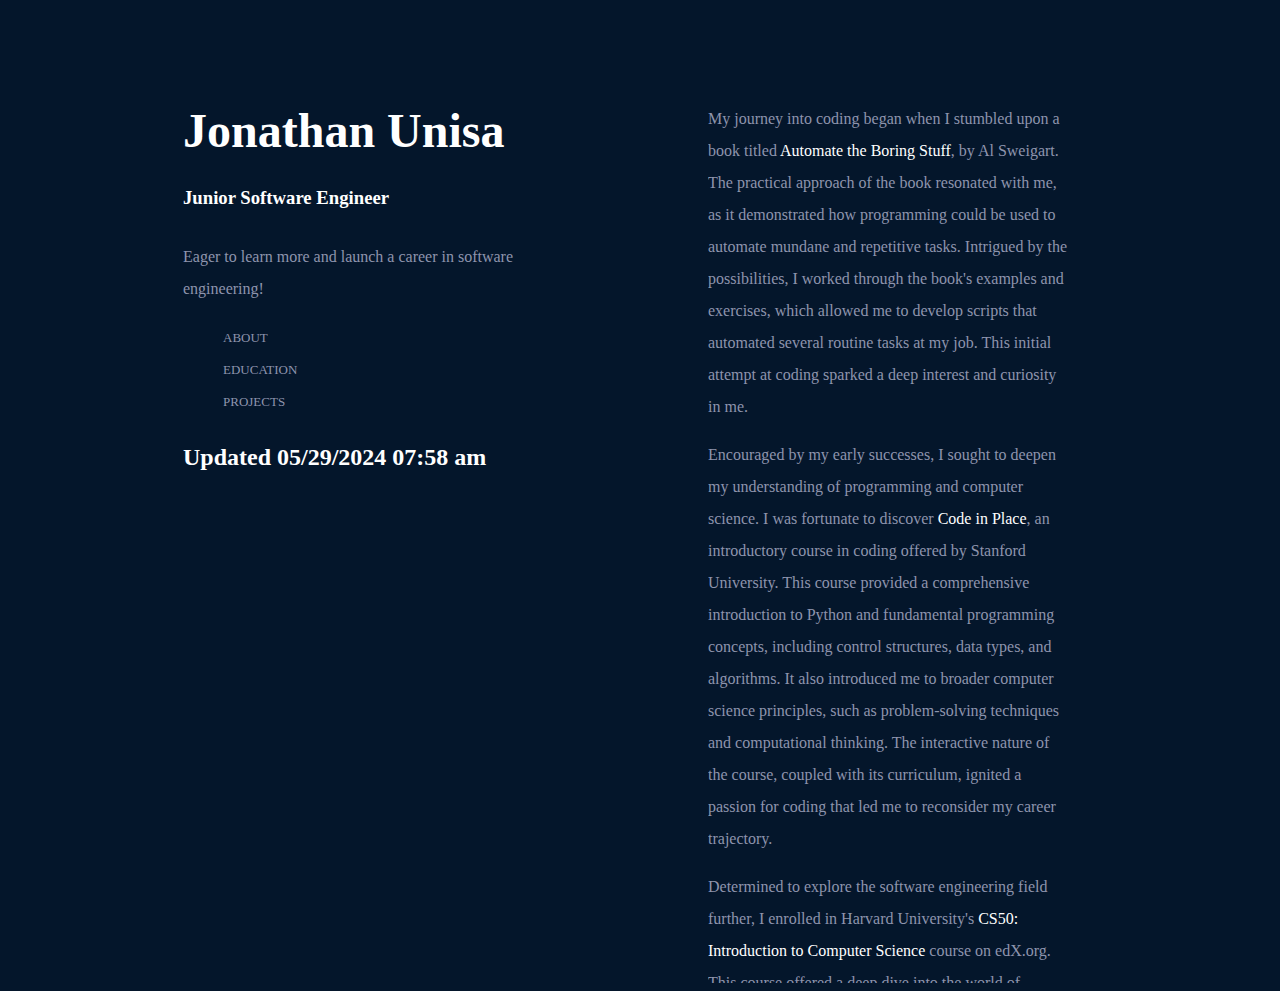
<file: index.html>
<!DOCTYPE html>
<html lang="en">
<head>
    <script src="/static/js/script.js"></script>
    <meta charset="UTF-8">
    <title>Jonathan Unisa Portfolio</title>
    
    <!-- External CSS file -->
    <link rel="stylesheet" type="text/css" href="/static/style.css">
</head>
<body>
    <div class="left-side">
        <div>
            <h1 style="font-size: 48px;">Jonathan Unisa</h1>
            <h3 style="margin-top: 0; margin-bottom:25px;">Junior Software Engineer</h3>
            <p>Eager to learn more and launch a career in software engineering!</p>
            <ul>
                <li><a href="#about" class="special-white xsmall-text">ABOUT</a></li>
                <li><a href="#education" class="special-white xsmall-text">EDUCATION</a></li>
                <li><a href="#projects" class="special-white xsmall-text">PROJECTS</a></li>
            </ul>
        </div>
        <h2>Updated 05/29/2024 07:58 am</h2>
    </div>
    <div class="right-side">
        <section id="about">
            <p>My journey into coding began when I stumbled upon a book titled 
                <a href="https://automatetheboringstuff.com" class="special-teal whitish-slate" 
                    target="_blank">Automate the Boring Stuff</a>, by Al Sweigart. The practical approach of the 
                book resonated with me, as it demonstrated how programming could be used to automate mundane and 
                repetitive tasks. Intrigued by the possibilities, I worked through the book's examples and 
                exercises, which allowed me to develop scripts that automated several routine tasks at my job. 
                This initial attempt at coding sparked a deep interest and curiosity in me.</p>
            <p>Encouraged by my early successes, I sought to deepen my understanding of programming and computer 
                science. I was fortunate to discover 
                <a href="https://codeinplace.stanford.edu" class="special-teal whitish-slate" 
                    target="_blank">Code in Place</a>, an introductory course in coding offered by Stanford 
                University. This course provided a comprehensive introduction to Python and fundamental 
                programming concepts, including control structures, data types, and algorithms. It also introduced 
                me to broader computer science principles, such as problem-solving techniques and computational 
                thinking. The interactive nature of the course, coupled with its curriculum, ignited a passion 
                for coding that led me to reconsider my career trajectory.</p>
            <p>Determined to explore the software engineering field further, I enrolled in Harvard University's 
                <a href="https://www.edx.org/learn/computer-science/harvard-university-cs50-s-
                    introduction-to-computer-science?webview=false&campaign=CS50%27s+
                    Introduction+to+Computer+Science&source=edx&product_category=course&
                    placement_url=https%3A%2F%2Fwww.edx.org%2Fcs50" class="special-teal whitish-slate" 
                    target="_blank">CS50: Introduction to Computer Science</a> course on edX.org. This course 
                offered a deep dive into the world of computer science, covering a wide range of topics. I gained 
                proficiency in Python and expanded my skill set by learning C. This foundational programming 
                language provided insights into low-level programming and memory management. The course also 
                introduced me to web development through HTML, CSS, and JavaScript, enabling me to create dynamic 
                and interactive web applications. Moreover, I delved into SQL, learning how to design, implement, 
                and query relational databases. This knowledge of SQL allowed me to understand the importance of 
                data management and how to efficiently retrieve and manipulate data stored in databases. 
                Additionally, the problem sets and projects in CS50 challenged me to think critically and apply 
                my knowledge to real-world scenarios.</p>
            <p>To reinforce my learning and continue developing my skills, I engaged in various personal projects. 
                These projects ranged from developing simple automation scripts to creating full-fledged web 
                applications. Each project presented unique challenges and learning opportunities, allowing me to 
                experiment with different technologies and frameworks. Moreover, these projects showcased my 
                ability to apply theoretical knowledge to practical applications, demonstrating my 
                problem-solving capabilities and creativity.</p>
            <p>In addition to personal projects, I regularly participate in coding challenges on platforms like 
                <a href="https://www.codewars.com/dashboard" class="special-teal whitish-slate" 
                    target="_blank">Codewars</a>. These challenges help me refine my coding skills, learn new 
                programming techniques, and stay updated with best practices in software development. The 
                competitive and collaborative nature of these platforms also allows me to benchmark my skills 
                against a global community of programmers, providing valuable feedback and insights.</p>
            <p>I am also an active participant in online forums and communities that discuss software engineering 
                and related topics. Engaging with these communities has been instrumental in expanding my knowledge, 
                as they provide a platform to share ideas, seek advice, and collaborate on projects. Although I am 
                not currently contributing to open-source projects, I am particularly interested in doing so in the 
                future. I believe that participating in open-source projects would offer a valuable opportunity to 
                gain hands-on experience, learn from seasoned developers, and give back to the community.</p>
            <p>As I continue to pursue my passion for software engineering, I am committed to lifelong learning 
                and professional development. My goal is to leverage my skills and experience to transition into a 
                full-time career in software engineering. I am eager to work on innovative projects, collaborate 
                with diverse teams, and contribute to impactful solutions that drive technological advancement. 
                Additionally, I am passionate about contributing to solutions that help society and improve people's 
                lives. I am particularly motivated by the prospect of using technology to create positive social 
                change and make a meaningful impact on individuals and communities. Through continuous learning, 
                practical experience, and active community engagement, I am confident in my ability to achieve my 
                career aspirations in the dynamic and ever-evolving field of software engineering.</p>
        </section>
        <section id="education">
            <h3>Automate the Boring Stuff</h3>
            <p class="small-text">Studied the fundamentals of Python programming language, practicing concepts 
                ranging from basic syntax to advanced data structures like strings, lists, 
                and dictionaries. Acquired proficiency in automating various tasks involving files, 
                folders, and data manipulation, including web scraping for extracting information 
                from websites. Explored techniques for automating processes related to Excel 
                spreadsheets and PDF files, along with GUI automation for interacting with graphical 
                user interfaces efficiently. Developed skills in programmatically sending emails and 
                text messages, as well as utilizing regular expressions for pattern matching and text 
                manipulation. Additionally, gained hands-on experience in working with APIs to automate 
                interactions with web services, expanding capabilities in the realm of automation and efficiency.</p>
            <h3>Code in Place</h3>
            <p class="small-text">Completed comprehensive coursework in Python programming, covering syntax 
                fundamentals including variables, data types, operators, and control flow 
                structures such as loops and conditionals. Developed proficiency in defining 
                functions, utilizing modules, and manipulating various data structures like lists, 
                dictionaries, tuples, and sets. Acquired advanced skills in file handling for reading 
                and writing data, along with a strong understanding of error handling techniques. 
                Gained insight into object-oriented programming principles including classes, objects, 
                inheritance, and polymorphism. Demonstrated proficiency in algorithmic problem-solving 
                through practical exercises and assignments, culminating in a final project showcasing 
                the ability to solve complex programming challenges effectively.</p>
            <h3>edX: Harvard - Intro to Computer Science</h3>
            <p class="small-text">Completed a comprehensive curriculum in computer science, covering foundational concepts 
                and practical skills. Focused heavily on the C programming language in the early weeks, achieving proficiency in 
                variables, data types, control structures, functions, arrays, strings, and memory 
                management. Skilled in implementing fundamental algorithms and data structures, 
                including sorting and searching algorithms, linked lists, trees, and hash tables. 
                Developed competency in web development technologies such as HTML, CSS, and JavaScript, 
                enabling the creation of interactive and dynamic web applications. Additionally, gained 
                an understanding of SQL, and relational databases, along with essential knowledge in 
                computer security and privacy principles and more understanding in Python programming. 
                Culminated education with a final project, showcasing the ability to apply learned 
                skills to create resourceful programming solutions.</p>
            <h3><a href="https://j-unisa.github.io/Under construction.pdf" class="special-teal whitish-slate" target="_blank">
                View Full Resume &#8599;</a></h3>
        </section>
        <section id="projects">
            <h3><a href="https://github.com/j-unisa/quiz_game" class="whitish-slate" target="_blank">Quiz Game</a></h3>
            <p class="small-text">Developed a dynamic web application utilizing Python and Flask framework to create 
                an engaging quiz game.  Leveraged SQLite database for storing questions and answers, with 
                randomized selection and shuffling of answer options for enhanced user experience.  
                Implemented multiple routes to cater to different difficulty levels, enabling users 
                to select their preferred challenge. Utilized HTML templates and CSS for front-end 
                presentation, creating a visually appealing interface with responsive design. Additionally, 
                incorporated dynamic scoring functionality to evaluate user responses and provide instant feedback.</p>
            <ul class="no-padding">
                <li id="bubble">Python</li>
                <li id="bubble">SQL</li>
                <li id="bubble">HTML</li>
                <li id="bubble">CSS</li>
            </ul>
            <ul class="no-padding">
                <li id="bubble">Flask</li>
                <li id="bubble">Jinja</li>
            </ul>
            <h3><a href="https://github.com/j-unisa/to_do_list" class="whitish-slate" target="_blank">To Do List</a></h3>
            <p class="small-text">Developed a dynamic web application utilizing Flask framework to facilitate task management.  
                Users can seamlessly add, view, and delete tasks directly from the interface.  Leveraging 
                SQLite database integration, the application ensures persistent storage and retrieval of 
                task data, enabling users to access their tasks across sessions. Key features include 
                intuitive task management functionality, seamless database integration, and responsive 
                design achieved through HTML and CSS. This project showcases competency in full-stack 
                web development, encompassing server-side scripting, database management, and front-end design</p>
            <ul class="no-padding">
                <li id="bubble">Python</li>
                <li id="bubble">SQL</li>
                <li id="bubble">HTML</li>
                <li id="bubble">CSS</li>
            </ul>
            <ul class="no-padding">
                <li id="bubble">Javascript</li>
                <li id="bubble">Flask</li>
                <li id="bubble">Jinja</li>
            </ul>
        </section>
    </div>
</body>
</html>
</file>
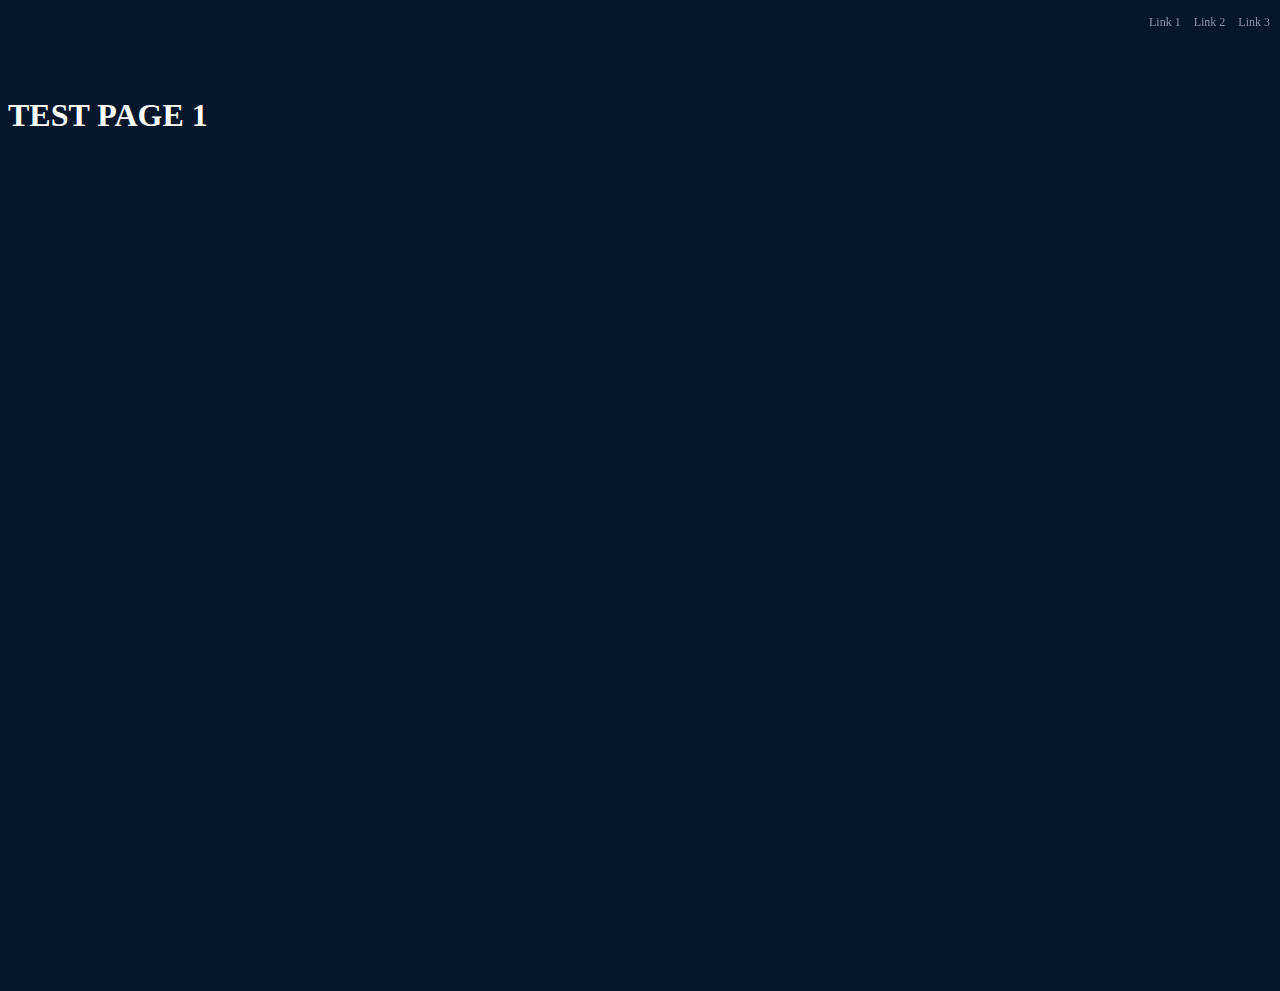
<file: test.html>
<!DOCTYPE html>
<html lang="en">
<head>
    <meta charset="UTF-8">
    <title>My Webpage</title>
    
    <!-- External CSS file -->
    <link rel="stylesheet" type="text/css" href="/static/style.css">
</head>
<body class="bg-dark-navy">
    <div class="top-right-links">
        <a href="test.html" target="_blank">Link 1</a>
        <a href="test2.html" target="_blank">Link 2</a>
        <a href="#">Link 3</a>
    </div>
    <h1>TEST PAGE 1</h1>
</body>
</html>
</file>
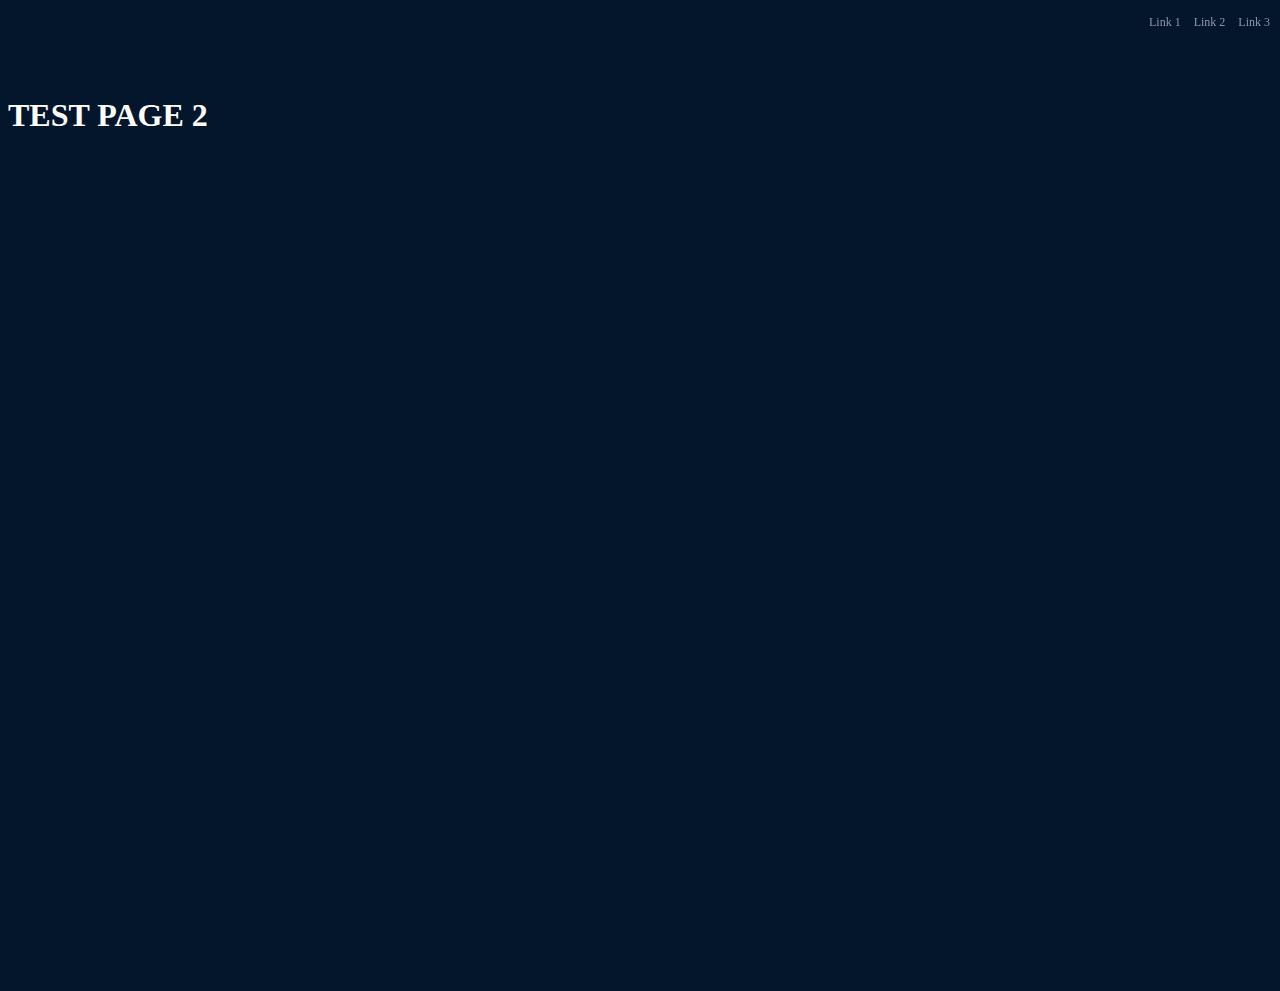
<file: test2.html>
<!DOCTYPE html>
<html lang="en">
<head>
    <meta charset="UTF-8">
    <title>My Webpage</title>
    
    <!-- External CSS file -->
    <link rel="stylesheet" type="text/css" href="/static/style.css">
</head>
<body class="bg-dark-navy">
    <div class="top-right-links">
        <a href="test.html" target="_blank">Link 1</a>
        <a href="test2.html" target="_blank">Link 2</a>
        <a href="#">Link 3</a>
    </div>
    <h1>TEST PAGE 2</h1>
</body>
</html>
</file>
<file: static/style.css>
a 
{
  color: rgb(142, 148, 173); /* Text Light Gray Slate */
  text-decoration: none;
}

a.special-white:hover 
{
  color: rgb(255, 255, 255); /* Whitish Slate */
}

a.special-teal:hover
{
  color: rgb(120, 215, 208); /* Light Teal Blue */
}

body
{
  background-color: rgb(4, 22, 43); /* Dark Navy */
  font-family: "Century Gothic", Didact Gothic, Heiti SC;
  line-height: 2.0;
  color: rgb(142, 148, 173); /* Text Light Gray Slate */
  display: flex;
  padding-top: 75px;
  height: 100vh;
}

#bubble 
{
  display: inline-block;
  padding: 1px 12px;
  border-radius: 15px;
  background-color: rgb(0, 41, 50); /* Dark Teal */
  color: rgb(120, 215, 208); /* Light Teal Blue */
  font-size: 13px;
  width: auto;
}

.xsmall-text
{
  font-size: 13px;
}

h1
{
  color: rgb(255, 255, 255); /* Whitish Slate */
  font-weight: bold;
  margin: 0;
}

h2
{
  color: rgb(255, 255, 255); /* Whitish Slate */
  margin: 0;
}

h3
{
  color: rgb(255, 255, 255); /* Whitish Slate */
  font-weight: bold;
  margin-top: 30px;
  margin-bottom: 0;
}

.left-side
{
  flex: 0 0 400px; /* Fixed width */
  padding-left: 175px;
  padding-right:125px;
  overflow: hidden; /* Prevent content overflow */
}

#light-gray
{
  color: rgb(142, 148, 173);
}

.new-line
{
  display: block;
}

.no-padding
{
  padding: 0;
  margin: 0;
}

p
{
  margin-top: 0;
}

.right-side
{
  flex: 1; /* Allow right side to take remaining width */
  overflow-y: auto; /* Enable vertical scrolling */
  padding-right: 200px;
}

section
{
  margin-top: 20px;
  margin-bottom: 125px;
}

.small-text
{
  font-size: 14px;
}

/* Top right links class */
.top-right-links 
{
  position: fixed;
  top: 0;
  right: 0;
  padding: 10px;
  font-size: 12px;
}

/* Top right links selector */
.top-right-links a
{
  margin-left: 10px;
}

.whitish-slate
{
  color: rgb(255, 255, 255);
}

ul
{
  list-style-type: none;
}
</file>
